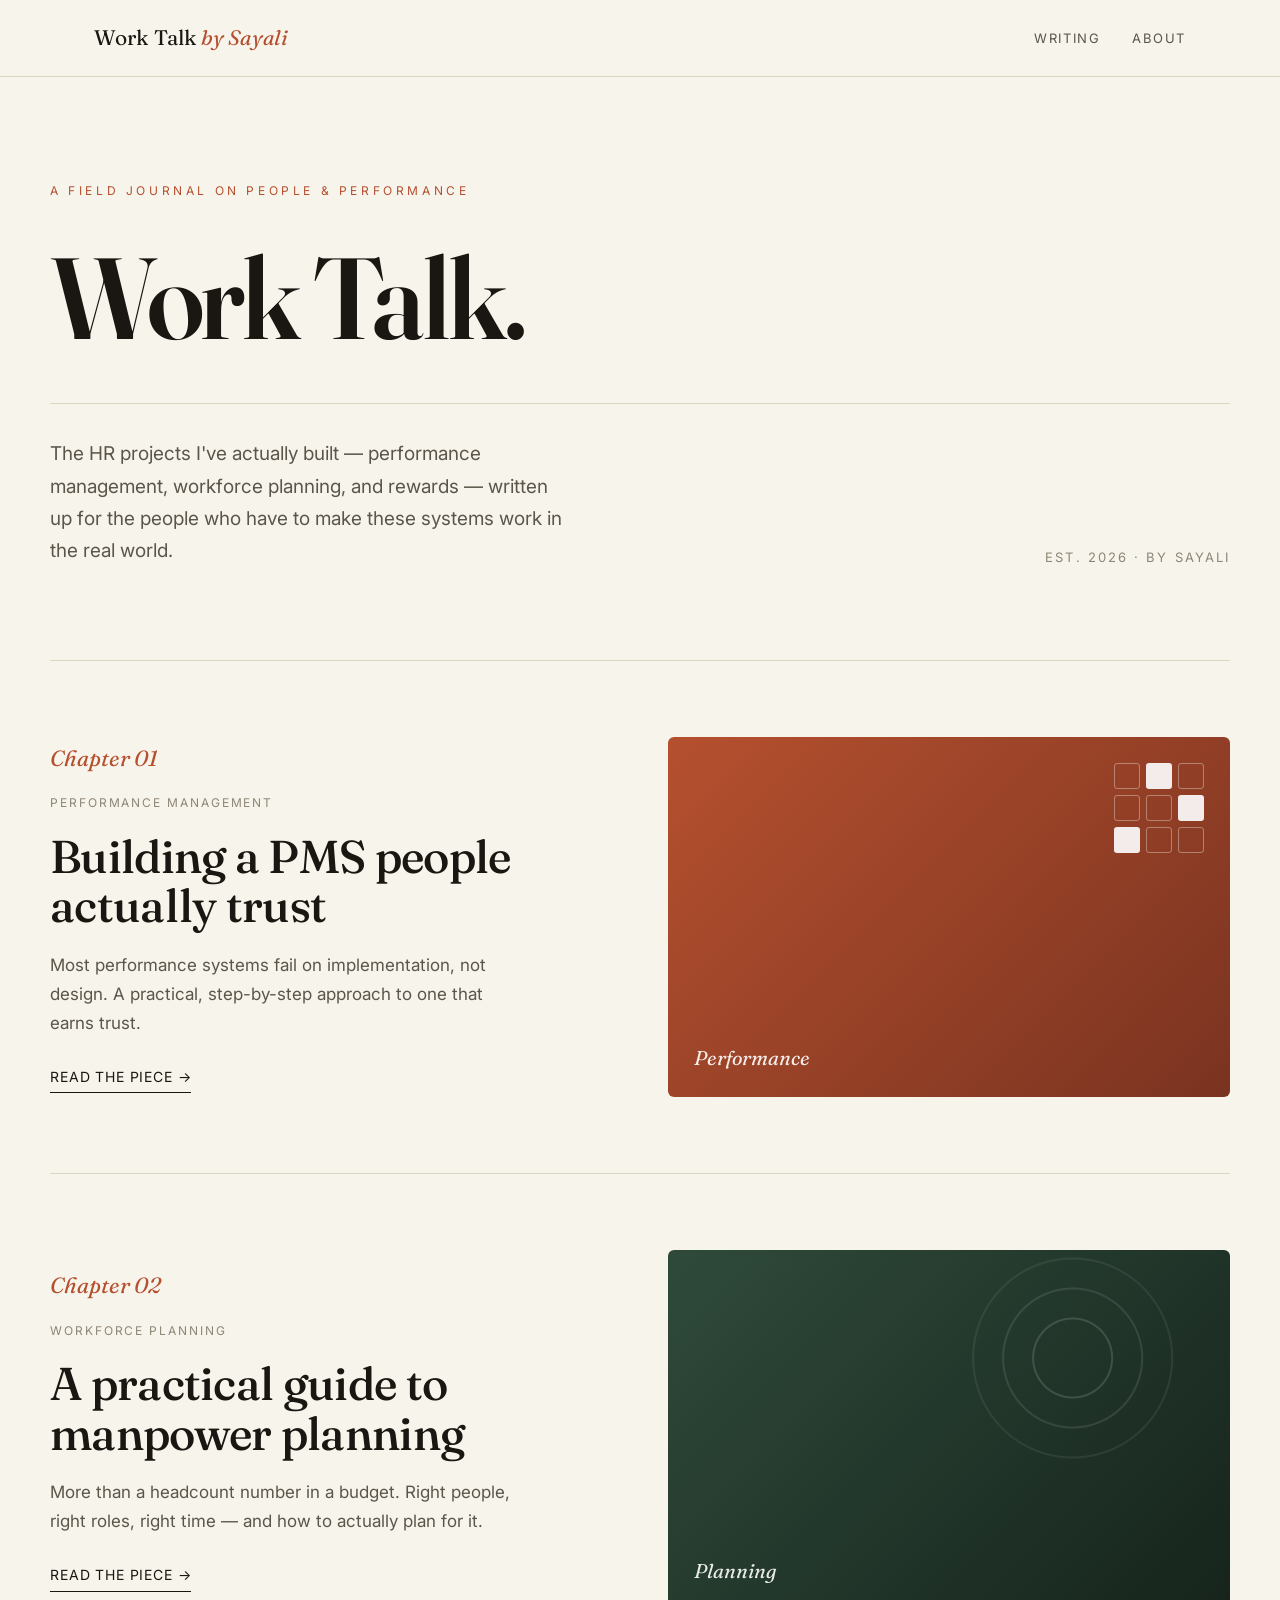
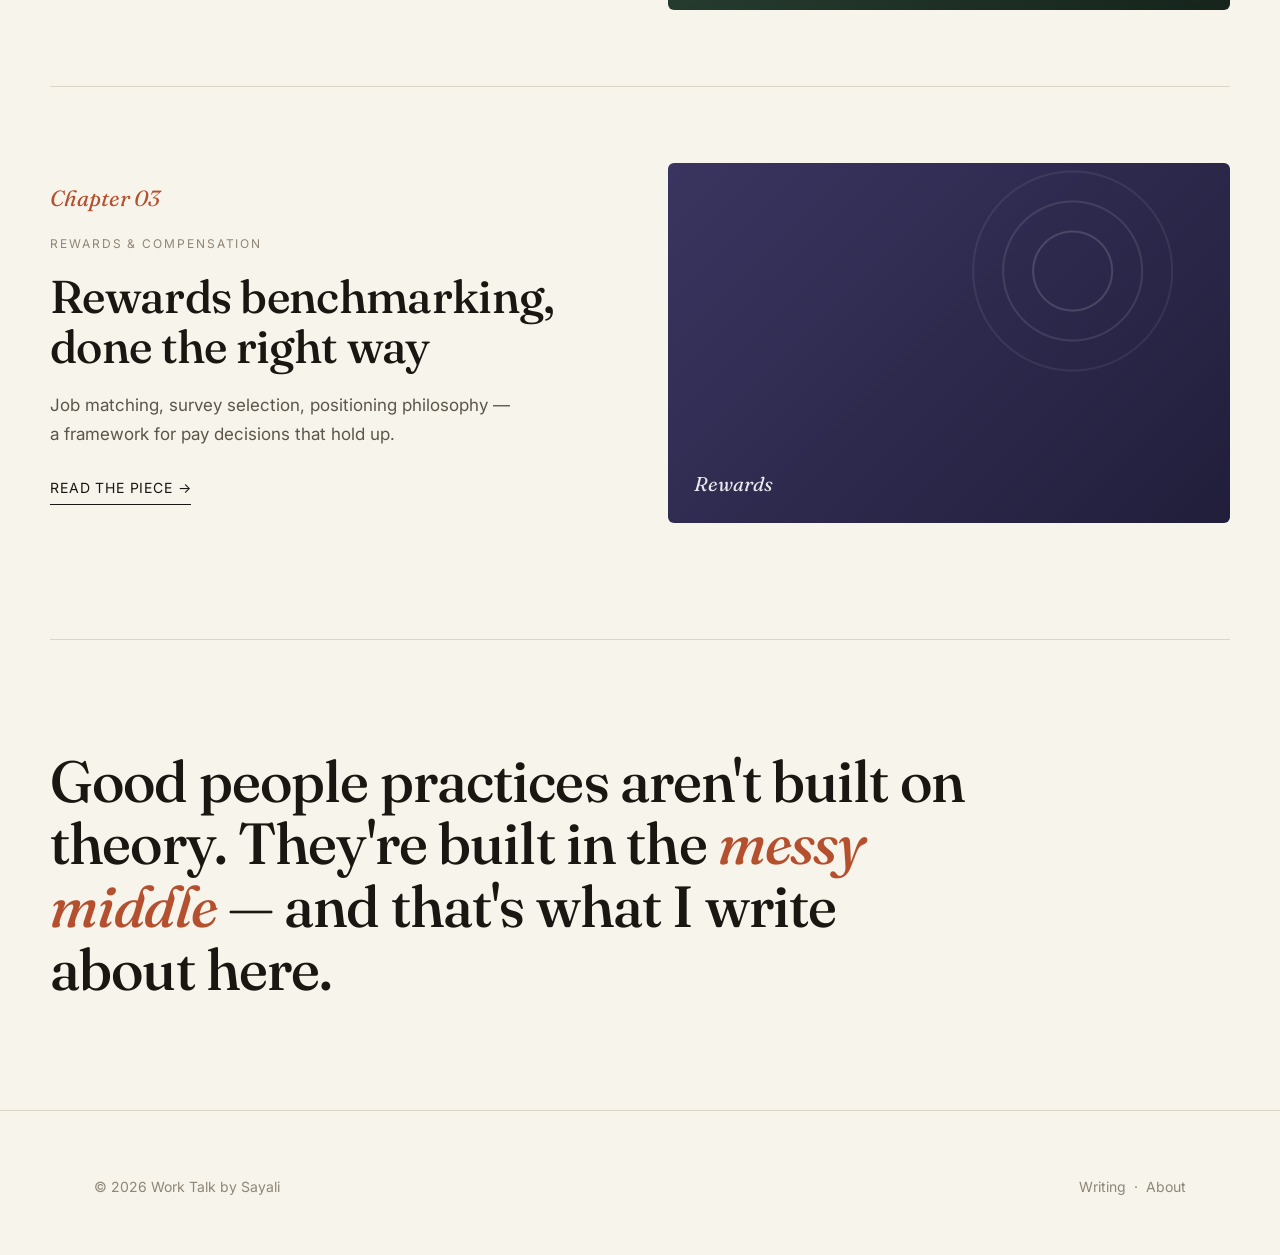
<file: index.html>
<!DOCTYPE html>
<html lang="en">
<head>
<meta charset="UTF-8">
<meta name="viewport" content="width=device-width, initial-scale=1.0">
<title>Work Talk by Sayali | People &amp; Performance</title>
<meta name="description" content="Field notes on real HR projects — performance management, workforce planning, and rewards — by Sayali.">
<link rel="preconnect" href="https://fonts.googleapis.com">
<link rel="preconnect" href="https://fonts.gstatic.com" crossorigin>
<link href="https://fonts.googleapis.com/css2?family=Fraunces:ital,opsz,wght@0,9..144,300..600;1,9..144,300..500&family=Inter:wght@400;500;600&display=swap" rel="stylesheet">
<link rel="stylesheet" href="css/style.css">
</head>
<body>

<header class="site-header">
  <div class="nav">
    <a class="brand" href="index.html">Work Talk <em>by Sayali</em></a>
    <button class="nav-toggle" aria-label="Toggle menu" onclick="document.getElementById('menu').classList.toggle('open')">&#9776;</button>
    <ul id="menu">
      <li><a href="index.html#chapters">Writing</a></li>
      <li><a href="about.html">About</a></li>
    </ul>
  </div>
</header>

<section class="hero wrap">
  <div class="kicker">A field journal on people &amp; performance</div>
  <h1>Work&nbsp;Talk.</h1>
  <div class="sub">
    <p>The HR projects I've actually built — performance management, workforce planning, and rewards — written up for the people who have to make these systems work in the real world.</p>
    <span class="est">Est. 2026 · by Sayali</span>
  </div>
</section>

<section class="chapters wrap" id="chapters">

  <a class="chapter" href="posts/pms-process.html">
    <div class="lead">
      <div class="no">Chapter 01</div>
      <div class="cat">Performance Management</div>
      <h2>Building a PMS people actually trust</h2>
      <p>Most performance systems fail on implementation, not design. A practical, step-by-step approach to one that earns trust.</p>
      <span class="go">Read the piece →</span>
    </div>
    <div class="art art-1">
      <div class="g9"><i></i><i class="on"></i><i></i><i></i><i></i><i class="on"></i><i class="on"></i><i></i><i></i></div>
      <div class="lbl">Performance</div>
    </div>
  </a>

  <a class="chapter" href="posts/manpower-planning.html">
    <div class="lead">
      <div class="no">Chapter 02</div>
      <div class="cat">Workforce Planning</div>
      <h2>A practical guide to manpower planning</h2>
      <p>More than a headcount number in a budget. Right people, right roles, right time — and how to actually plan for it.</p>
      <span class="go">Read the piece →</span>
    </div>
    <div class="art art-2">
      <div class="rings"></div>
      <div class="lbl">Planning</div>
    </div>
  </a>

  <a class="chapter" href="posts/rewards-benchmarking.html">
    <div class="lead">
      <div class="no">Chapter 03</div>
      <div class="cat">Rewards &amp; Compensation</div>
      <h2>Rewards benchmarking, done the right way</h2>
      <p>Job matching, survey selection, positioning philosophy — a framework for pay decisions that hold up.</p>
      <span class="go">Read the piece →</span>
    </div>
    <div class="art art-3">
      <div class="rings"></div>
      <div class="lbl">Rewards</div>
    </div>
  </a>

</section>

<section class="band wrap">
  <h2>Good people practices aren't built on theory. They're built in the <em>messy middle</em> — and that's what I write about here.</h2>
</section>

<footer class="site-footer">
  <div class="foot">
    <span>© 2026 Work Talk by Sayali</span>
    <span><a href="index.html#chapters">Writing</a> &nbsp;·&nbsp; <a href="about.html">About</a></span>
  </div>
</footer>

</body>
</html>
</file>
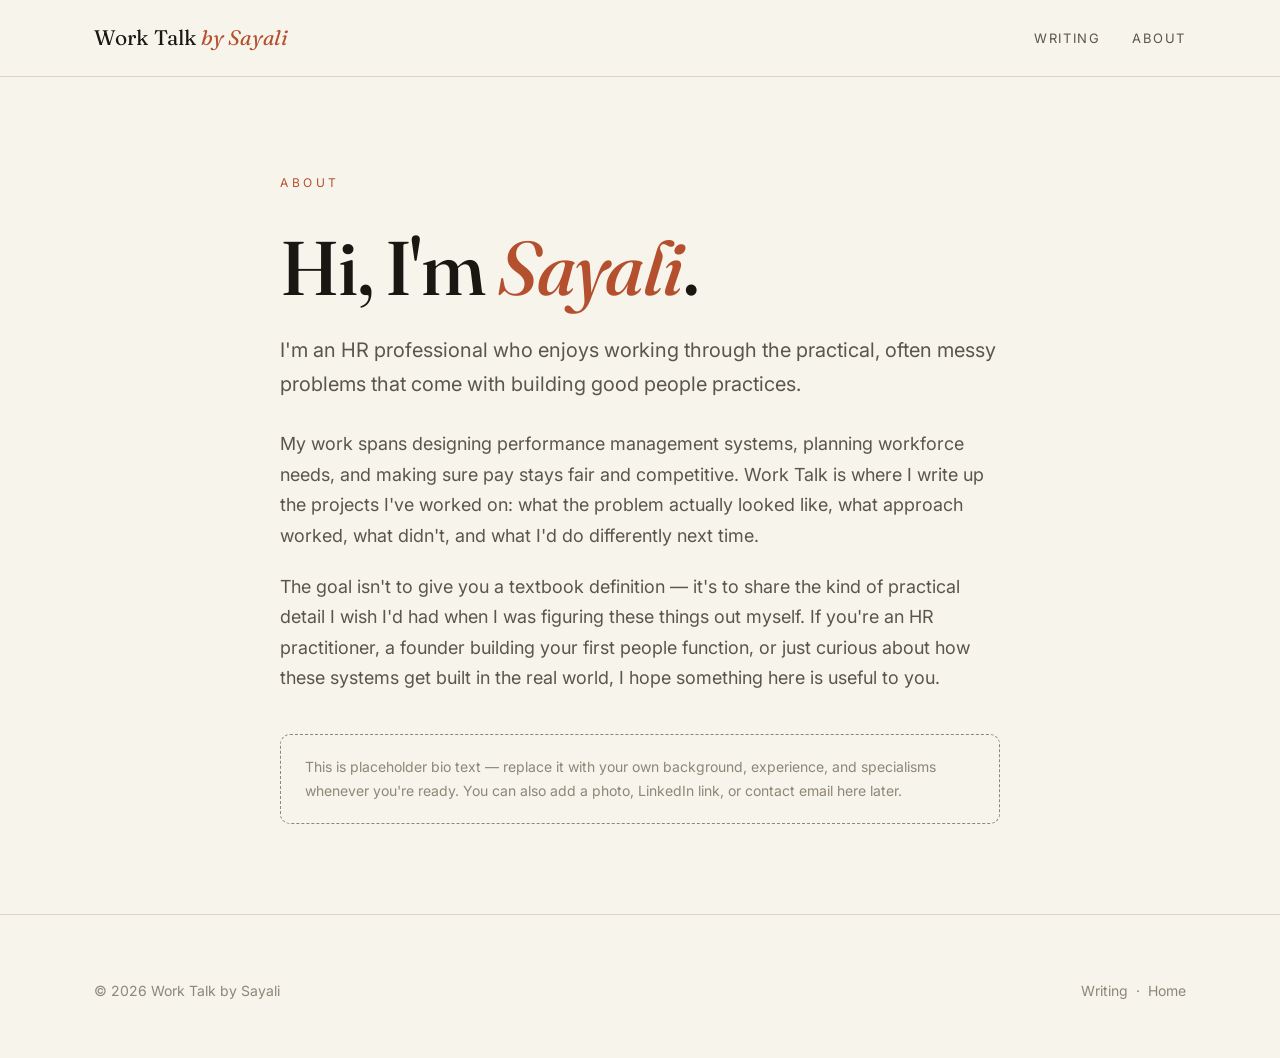
<file: about.html>
<!DOCTYPE html>
<html lang="en">
<head>
<meta charset="UTF-8">
<meta name="viewport" content="width=device-width, initial-scale=1.0">
<title>About | Work Talk by Sayali</title>
<link rel="preconnect" href="https://fonts.googleapis.com">
<link rel="preconnect" href="https://fonts.gstatic.com" crossorigin>
<link href="https://fonts.googleapis.com/css2?family=Fraunces:ital,opsz,wght@0,9..144,300..600;1,9..144,300..500&family=Inter:wght@400;500;600&display=swap" rel="stylesheet">
<link rel="stylesheet" href="css/style.css">
</head>
<body>

<header class="site-header">
  <div class="nav">
    <a class="brand" href="index.html">Work Talk <em>by Sayali</em></a>
    <button class="nav-toggle" aria-label="Toggle menu" onclick="document.getElementById('menu').classList.toggle('open')">&#9776;</button>
    <ul id="menu">
      <li><a href="index.html#chapters">Writing</a></li>
      <li><a href="about.html">About</a></li>
    </ul>
  </div>
</header>

<section class="about wrap">
  <div class="about-inner">
    <div class="kicker">About</div>
    <h1>Hi, I'm <em>Sayali</em>.</h1>
    <p class="lede">I'm an HR professional who enjoys working through the practical, often messy problems that come with building good people practices.</p>
    <p>My work spans designing performance management systems, planning workforce needs, and making sure pay stays fair and competitive. Work Talk is where I write up the projects I've worked on: what the problem actually looked like, what approach worked, what didn't, and what I'd do differently next time.</p>
    <p>The goal isn't to give you a textbook definition — it's to share the kind of practical detail I wish I'd had when I was figuring these things out myself. If you're an HR practitioner, a founder building your first people function, or just curious about how these systems get built in the real world, I hope something here is useful to you.</p>

    <div class="edit-note">
      This is placeholder bio text — replace it with your own background, experience, and specialisms whenever you're ready. You can also add a photo, LinkedIn link, or contact email here later.
    </div>
  </div>
</section>

<footer class="site-footer">
  <div class="foot">
    <span>© 2026 Work Talk by Sayali</span>
    <span><a href="index.html#chapters">Writing</a> &nbsp;·&nbsp; <a href="index.html">Home</a></span>
  </div>
</footer>

</body>
</html>
</file>
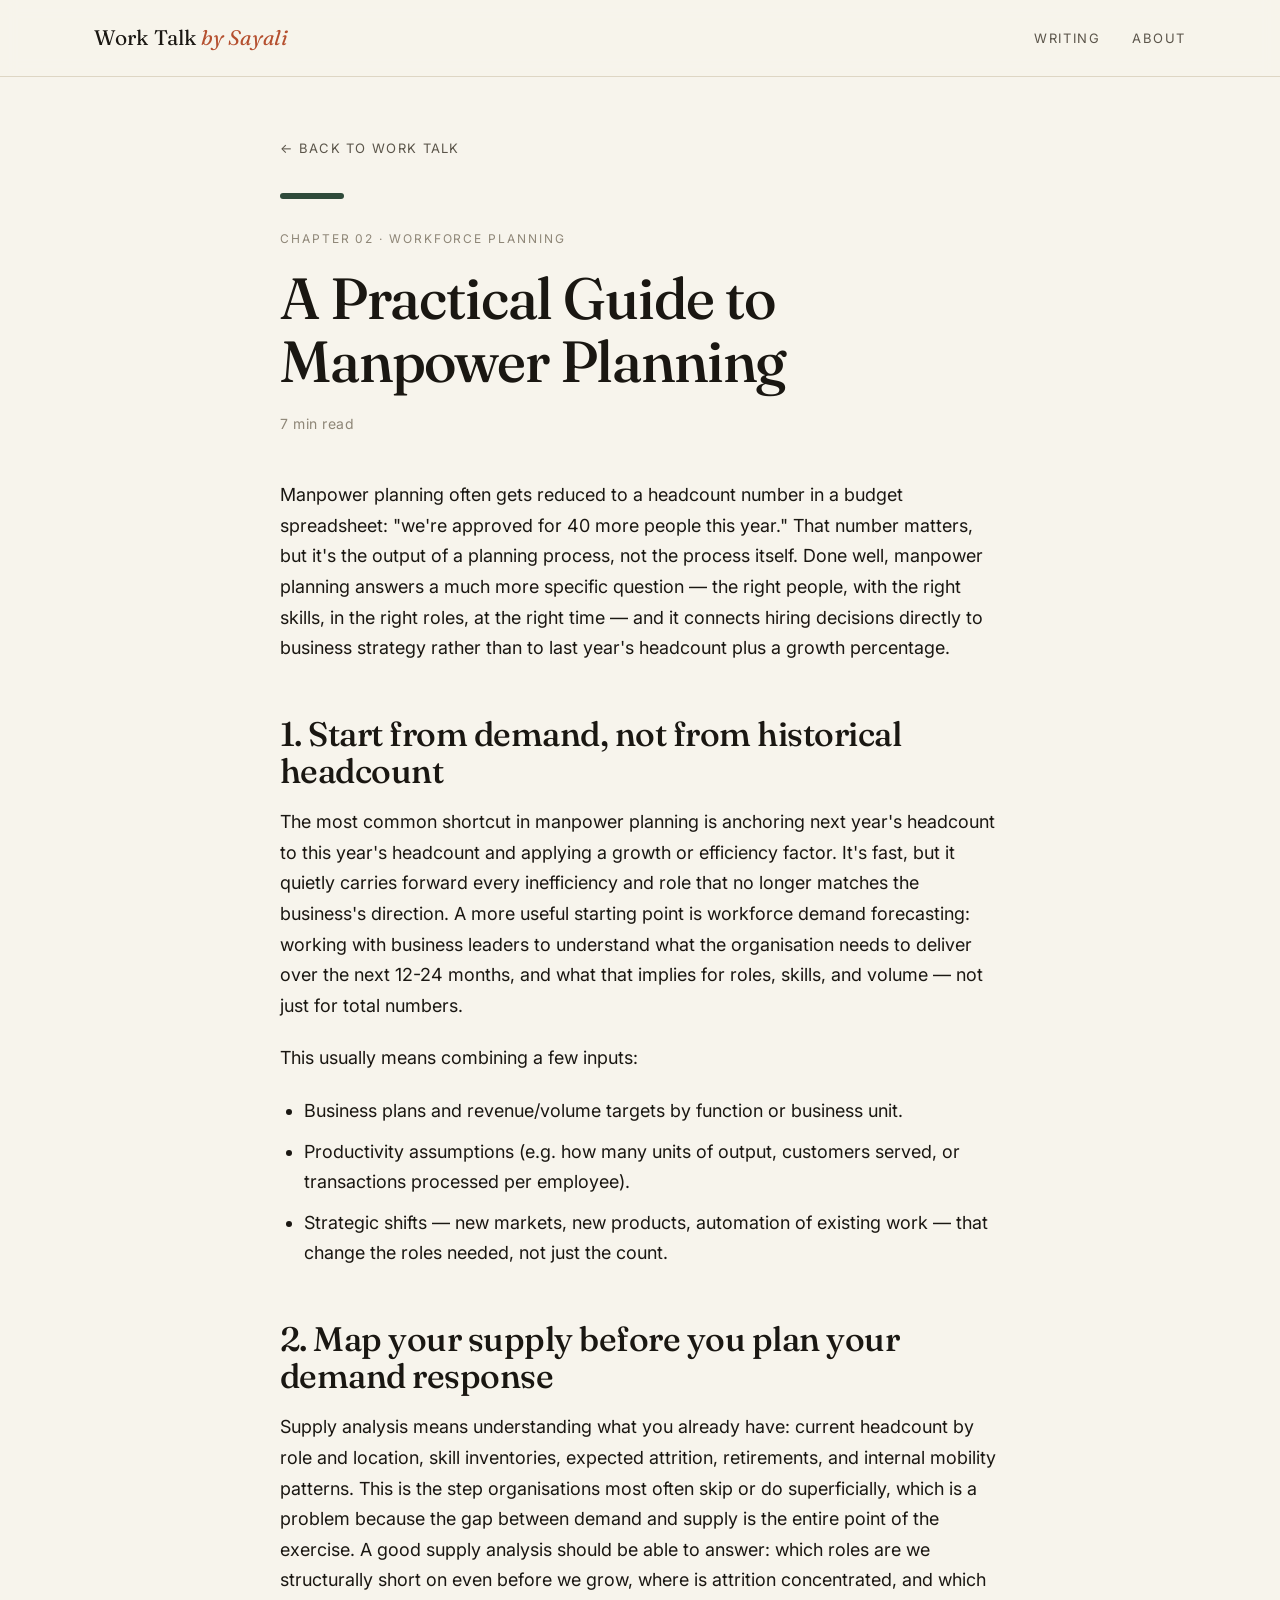
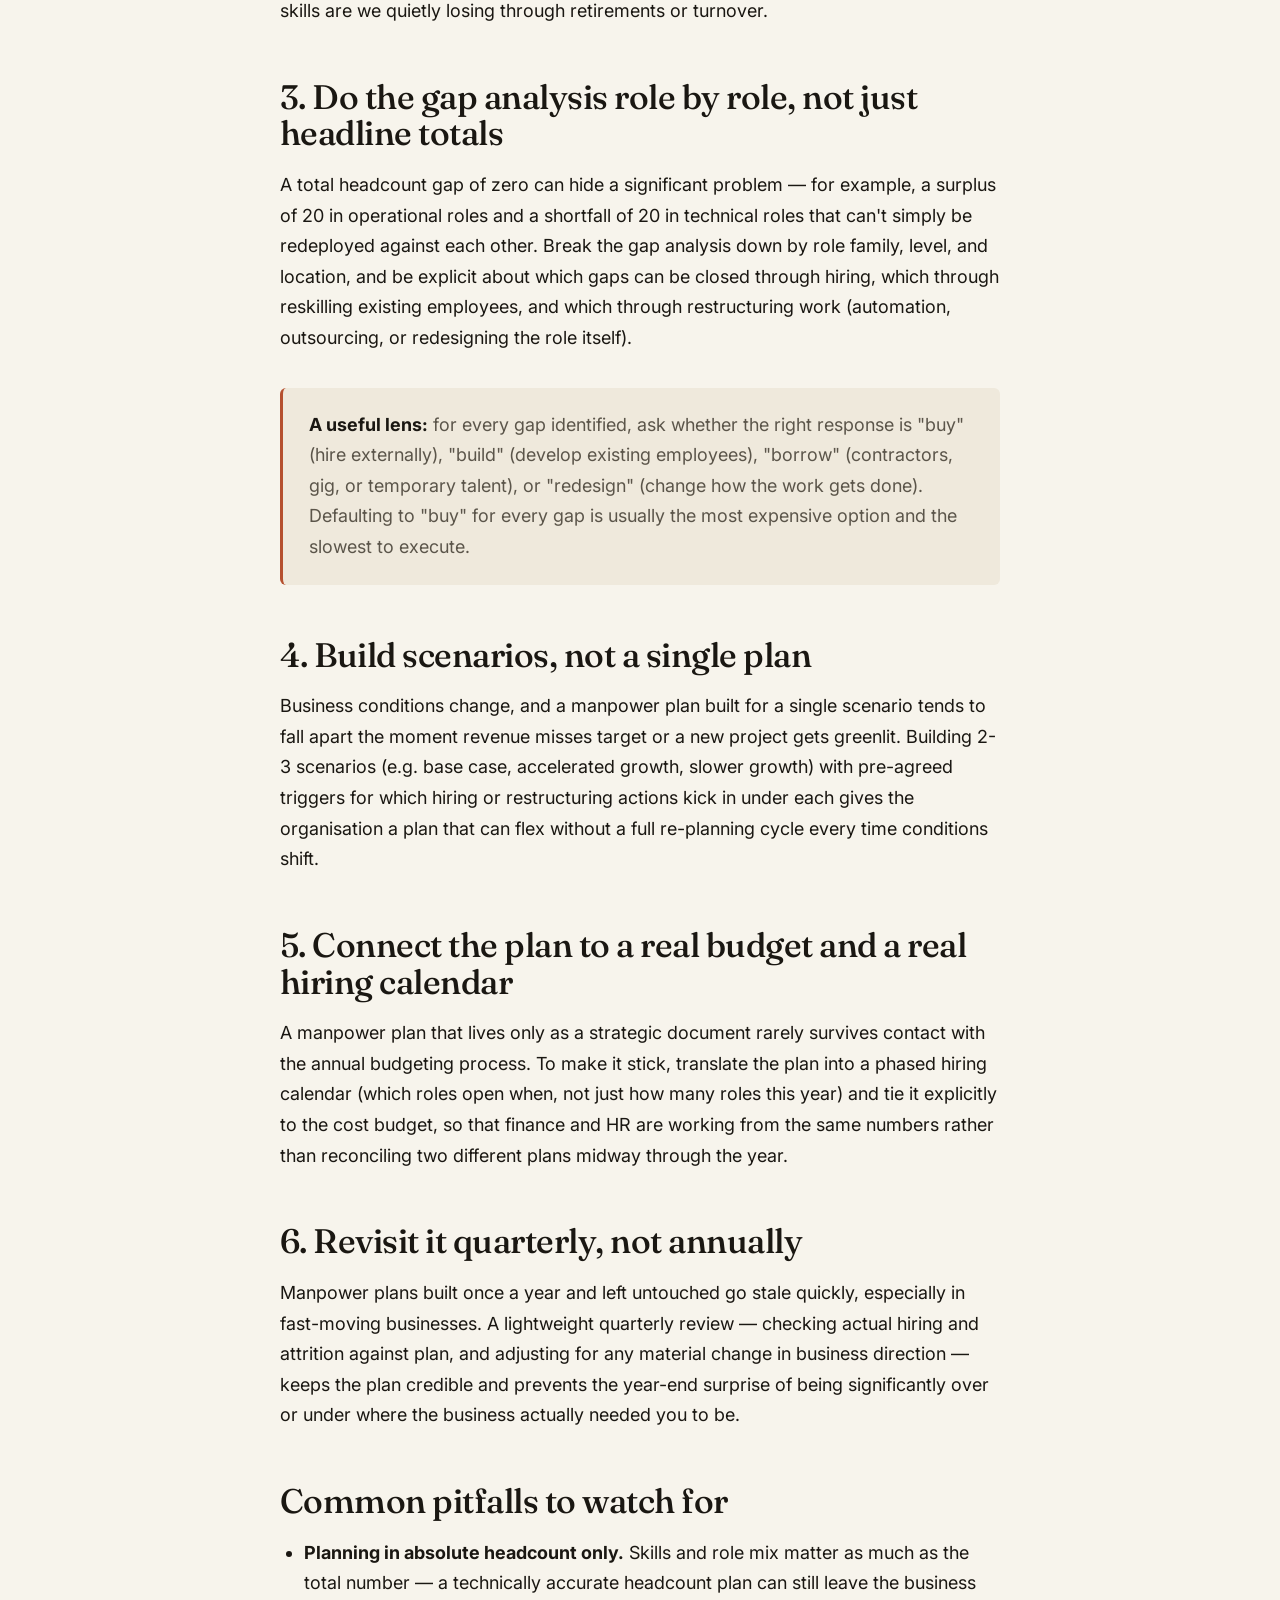
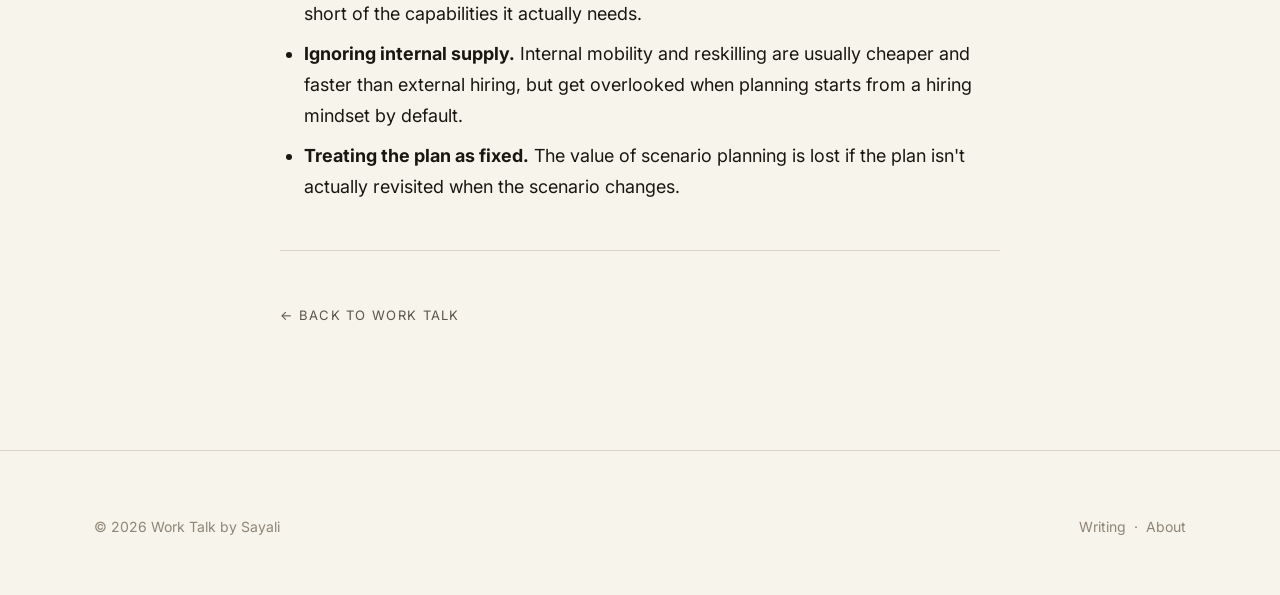
<file: posts/manpower-planning.html>
<!DOCTYPE html>
<html lang="en">
<head>
<meta charset="UTF-8">
<meta name="viewport" content="width=device-width, initial-scale=1.0">
<title>A Practical Guide to Manpower Planning | Work Talk by Sayali</title>
<link rel="preconnect" href="https://fonts.googleapis.com">
<link rel="preconnect" href="https://fonts.gstatic.com" crossorigin>
<link href="https://fonts.googleapis.com/css2?family=Fraunces:ital,opsz,wght@0,9..144,300..600;1,9..144,300..500&family=Inter:wght@400;500;600&display=swap" rel="stylesheet">
<link rel="stylesheet" href="../css/style.css">
</head>
<body>

<header class="site-header">
  <div class="nav">
    <a class="brand" href="../index.html">Work Talk <em>by Sayali</em></a>
    <button class="nav-toggle" aria-label="Toggle menu" onclick="document.getElementById('menu').classList.toggle('open')">&#9776;</button>
    <ul id="menu">
      <li><a href="../index.html#chapters">Writing</a></li>
      <li><a href="../about.html">About</a></li>
    </ul>
  </div>
</header>

<article class="post wrap">
  <div class="post-hero">
    <a class="back-link" href="../index.html">← Back to Work Talk</a>
    <div class="accent-bar accent-2"></div>
    <div class="cat">Chapter 02 · Workforce Planning</div>
    <h1>A Practical Guide to Manpower Planning</h1>
    <p class="meta">7 min read</p>
  </div>

  <div class="post-body">
    <p>Manpower planning often gets reduced to a headcount number in a budget spreadsheet: "we're approved for 40 more people this year." That number matters, but it's the output of a planning process, not the process itself. Done well, manpower planning answers a much more specific question — the right people, with the right skills, in the right roles, at the right time — and it connects hiring decisions directly to business strategy rather than to last year's headcount plus a growth percentage.</p>

    <h2>1. Start from demand, not from historical headcount</h2>
    <p>The most common shortcut in manpower planning is anchoring next year's headcount to this year's headcount and applying a growth or efficiency factor. It's fast, but it quietly carries forward every inefficiency and role that no longer matches the business's direction. A more useful starting point is workforce demand forecasting: working with business leaders to understand what the organisation needs to deliver over the next 12-24 months, and what that implies for roles, skills, and volume — not just for total numbers.</p>
    <p>This usually means combining a few inputs:</p>
    <ul>
      <li>Business plans and revenue/volume targets by function or business unit.</li>
      <li>Productivity assumptions (e.g. how many units of output, customers served, or transactions processed per employee).</li>
      <li>Strategic shifts — new markets, new products, automation of existing work — that change the roles needed, not just the count.</li>
    </ul>

    <h2>2. Map your supply before you plan your demand response</h2>
    <p>Supply analysis means understanding what you already have: current headcount by role and location, skill inventories, expected attrition, retirements, and internal mobility patterns. This is the step organisations most often skip or do superficially, which is a problem because the gap between demand and supply is the entire point of the exercise. A good supply analysis should be able to answer: which roles are we structurally short on even before we grow, where is attrition concentrated, and which skills are we quietly losing through retirements or turnover.</p>

    <h2>3. Do the gap analysis role by role, not just headline totals</h2>
    <p>A total headcount gap of zero can hide a significant problem — for example, a surplus of 20 in operational roles and a shortfall of 20 in technical roles that can't simply be redeployed against each other. Break the gap analysis down by role family, level, and location, and be explicit about which gaps can be closed through hiring, which through reskilling existing employees, and which through restructuring work (automation, outsourcing, or redesigning the role itself).</p>

    <div class="callout">
      <strong>A useful lens:</strong> for every gap identified, ask whether the right response is "buy" (hire externally), "build" (develop existing employees), "borrow" (contractors, gig, or temporary talent), or "redesign" (change how the work gets done). Defaulting to "buy" for every gap is usually the most expensive option and the slowest to execute.
    </div>

    <h2>4. Build scenarios, not a single plan</h2>
    <p>Business conditions change, and a manpower plan built for a single scenario tends to fall apart the moment revenue misses target or a new project gets greenlit. Building 2-3 scenarios (e.g. base case, accelerated growth, slower growth) with pre-agreed triggers for which hiring or restructuring actions kick in under each gives the organisation a plan that can flex without a full re-planning cycle every time conditions shift.</p>

    <h2>5. Connect the plan to a real budget and a real hiring calendar</h2>
    <p>A manpower plan that lives only as a strategic document rarely survives contact with the annual budgeting process. To make it stick, translate the plan into a phased hiring calendar (which roles open when, not just how many roles this year) and tie it explicitly to the cost budget, so that finance and HR are working from the same numbers rather than reconciling two different plans midway through the year.</p>

    <h2>6. Revisit it quarterly, not annually</h2>
    <p>Manpower plans built once a year and left untouched go stale quickly, especially in fast-moving businesses. A lightweight quarterly review — checking actual hiring and attrition against plan, and adjusting for any material change in business direction — keeps the plan credible and prevents the year-end surprise of being significantly over or under where the business actually needed you to be.</p>

    <h2>Common pitfalls to watch for</h2>
    <ul>
      <li><strong>Planning in absolute headcount only.</strong> Skills and role mix matter as much as the total number — a technically accurate headcount plan can still leave the business short of the capabilities it actually needs.</li>
      <li><strong>Ignoring internal supply.</strong> Internal mobility and reskilling are usually cheaper and faster than external hiring, but get overlooked when planning starts from a hiring mindset by default.</li>
      <li><strong>Treating the plan as fixed.</strong> The value of scenario planning is lost if the plan isn't actually revisited when the scenario changes.</li>
    </ul>

    <hr class="divider">
    <a class="back-link" href="../index.html">← Back to Work Talk</a>
  </div>
</article>

<footer class="site-footer">
  <div class="foot">
    <span>© 2026 Work Talk by Sayali</span>
    <span><a href="../index.html#chapters">Writing</a> &nbsp;·&nbsp; <a href="../about.html">About</a></span>
  </div>
</footer>

</body>
</html>
</file>
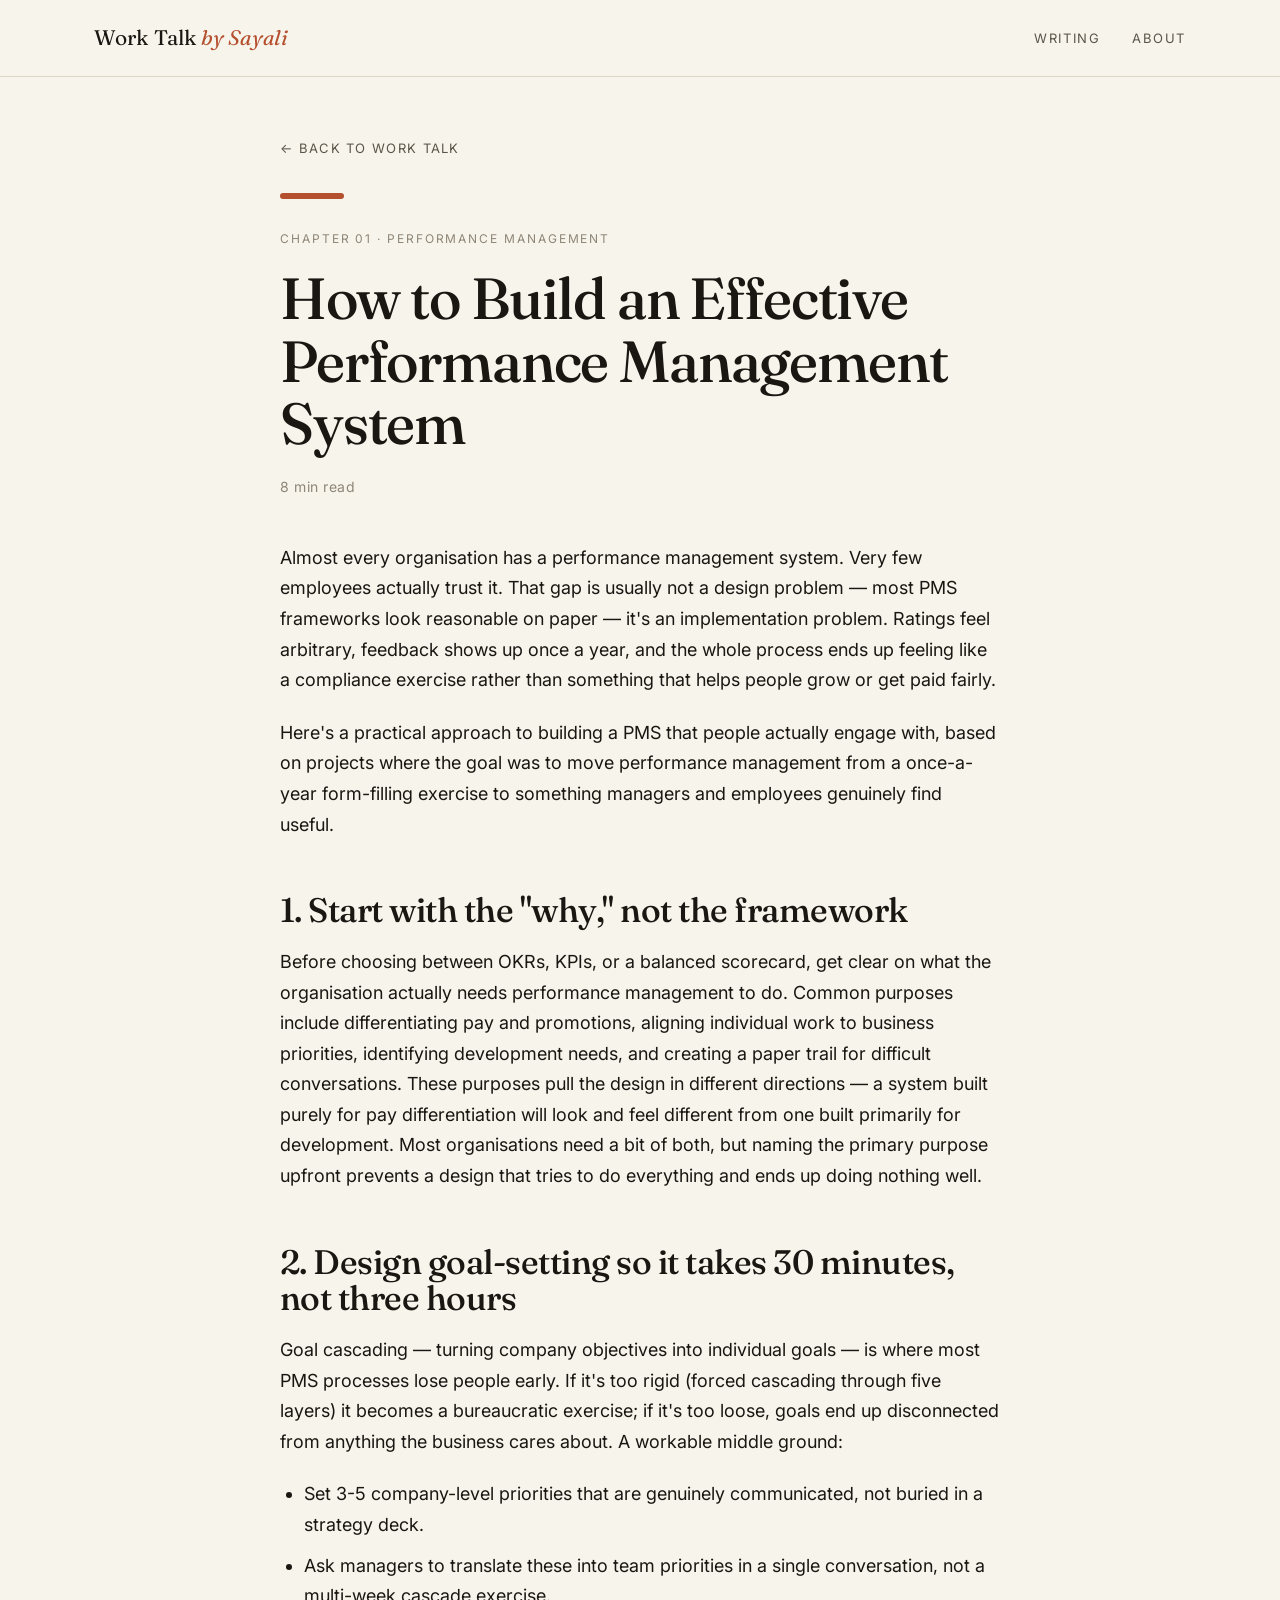
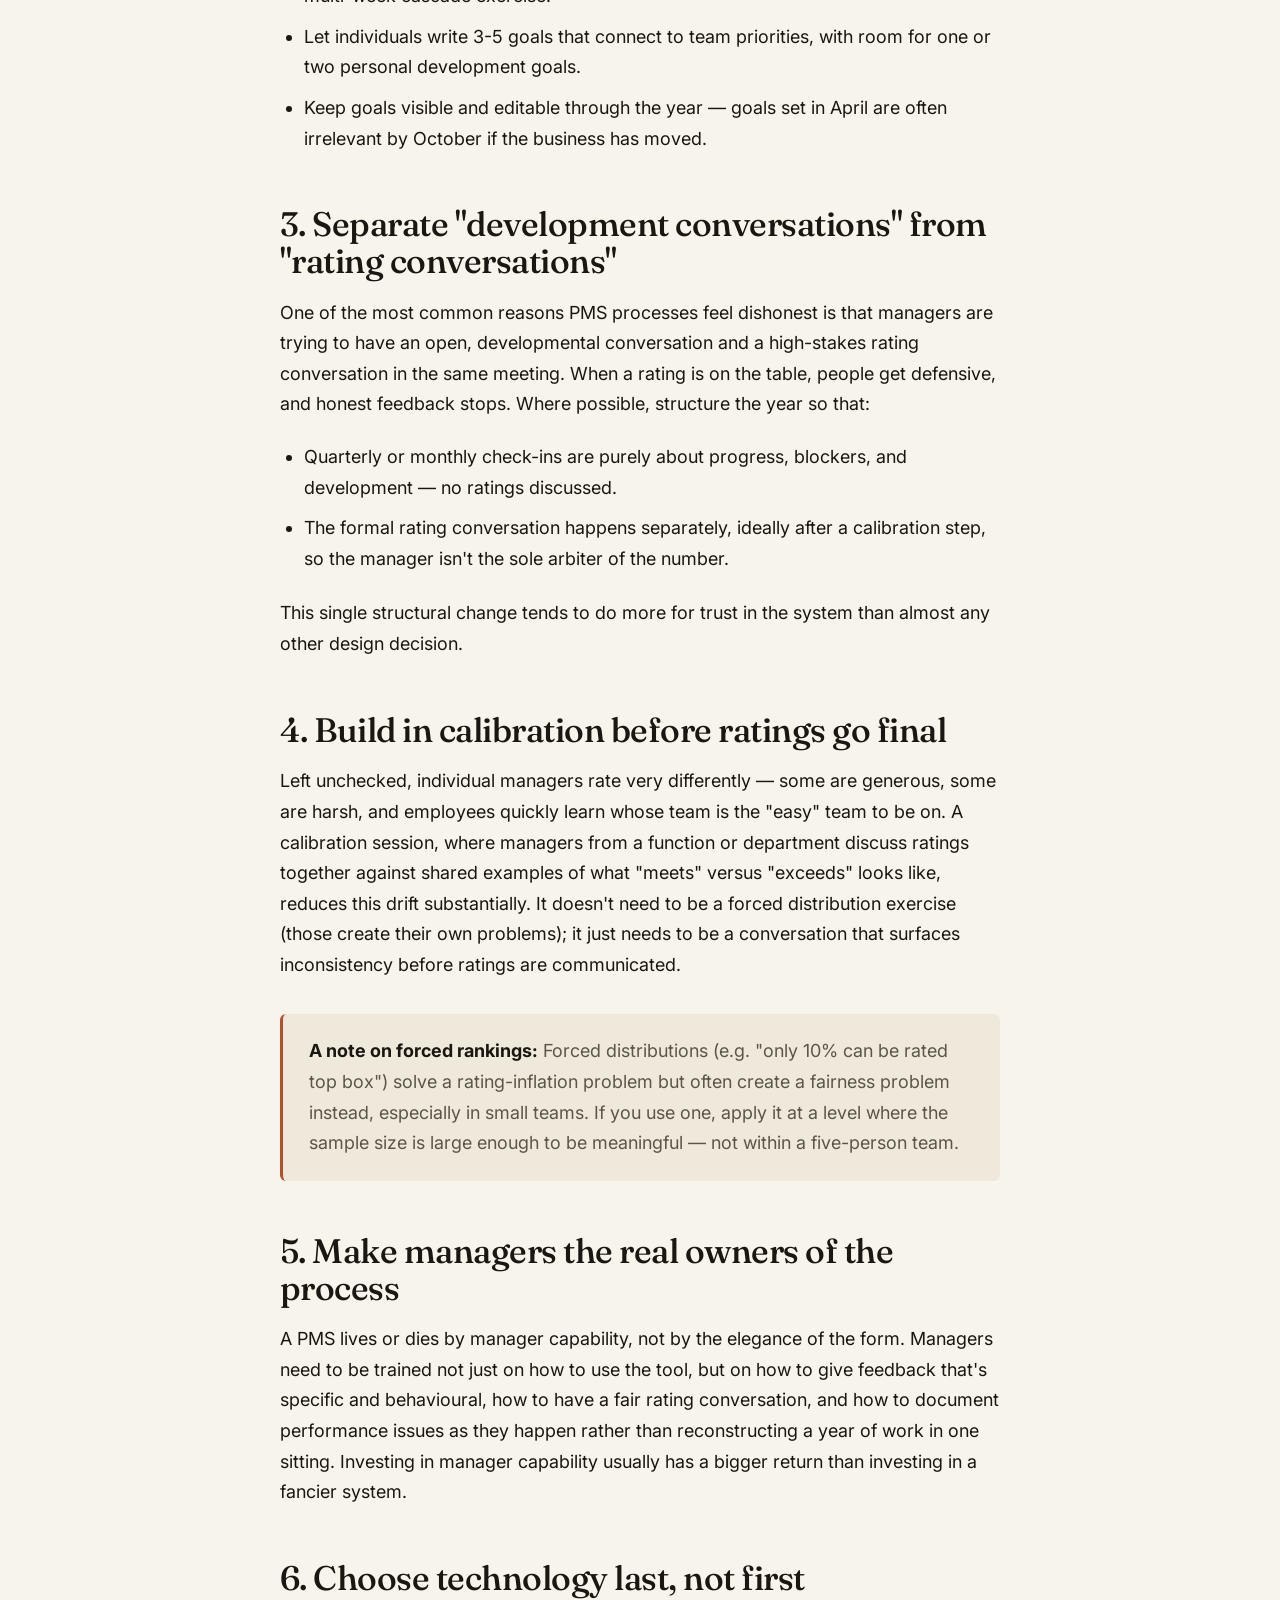
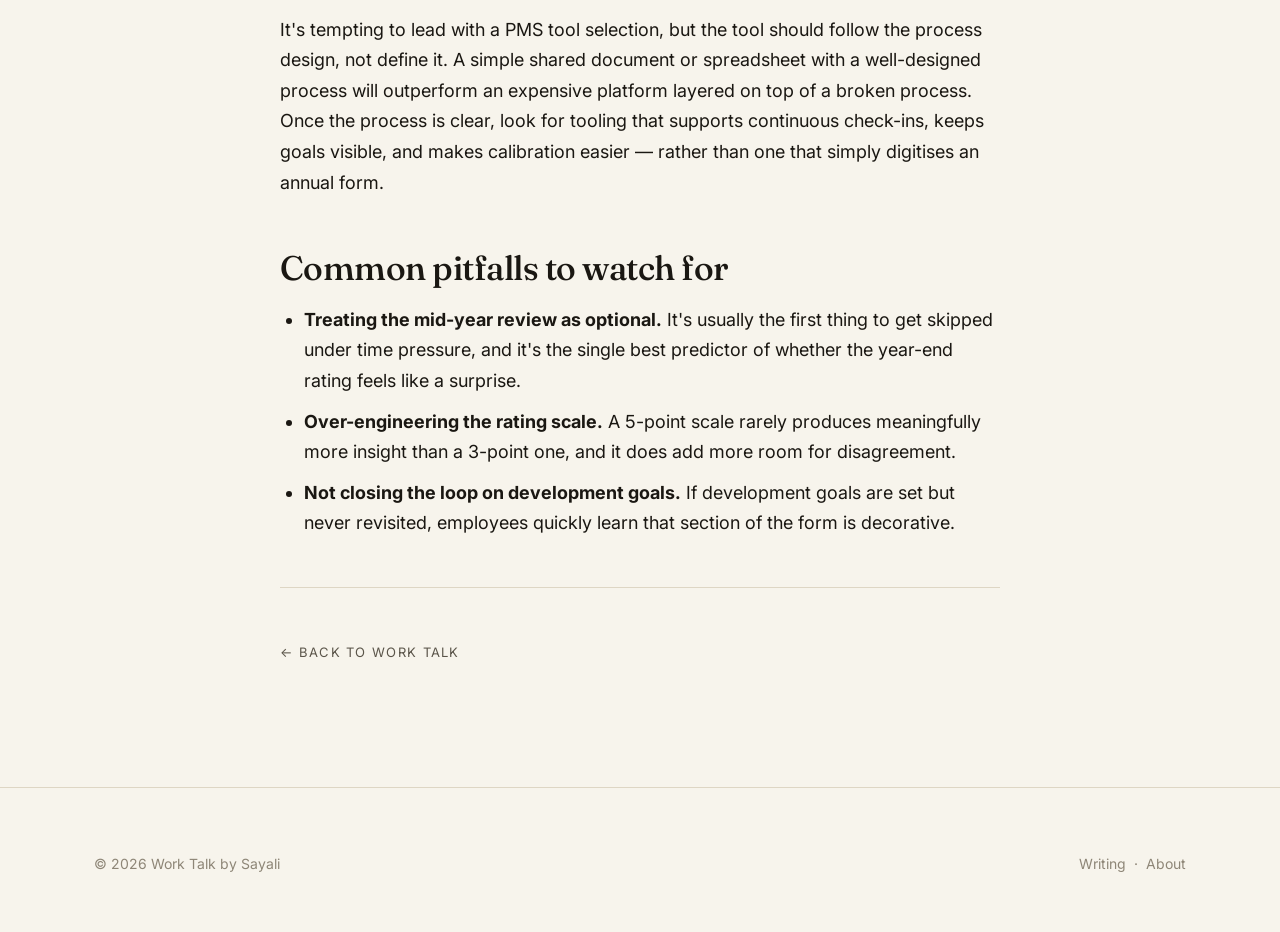
<file: posts/pms-process.html>
<!DOCTYPE html>
<html lang="en">
<head>
<meta charset="UTF-8">
<meta name="viewport" content="width=device-width, initial-scale=1.0">
<title>How to Build an Effective Performance Management System (PMS) | Work Talk by Sayali</title>
<link rel="preconnect" href="https://fonts.googleapis.com">
<link rel="preconnect" href="https://fonts.gstatic.com" crossorigin>
<link href="https://fonts.googleapis.com/css2?family=Fraunces:ital,opsz,wght@0,9..144,300..600;1,9..144,300..500&family=Inter:wght@400;500;600&display=swap" rel="stylesheet">
<link rel="stylesheet" href="../css/style.css">
</head>
<body>

<header class="site-header">
  <div class="nav">
    <a class="brand" href="../index.html">Work Talk <em>by Sayali</em></a>
    <button class="nav-toggle" aria-label="Toggle menu" onclick="document.getElementById('menu').classList.toggle('open')">&#9776;</button>
    <ul id="menu">
      <li><a href="../index.html#chapters">Writing</a></li>
      <li><a href="../about.html">About</a></li>
    </ul>
  </div>
</header>

<article class="post wrap">
  <div class="post-hero">
    <a class="back-link" href="../index.html">← Back to Work Talk</a>
    <div class="accent-bar accent-1"></div>
    <div class="cat">Chapter 01 · Performance Management</div>
    <h1>How to Build an Effective Performance Management System</h1>
    <p class="meta">8 min read</p>
  </div>

  <div class="post-body">
    <p>Almost every organisation has a performance management system. Very few employees actually trust it. That gap is usually not a design problem — most PMS frameworks look reasonable on paper — it's an implementation problem. Ratings feel arbitrary, feedback shows up once a year, and the whole process ends up feeling like a compliance exercise rather than something that helps people grow or get paid fairly.</p>

    <p>Here's a practical approach to building a PMS that people actually engage with, based on projects where the goal was to move performance management from a once-a-year form-filling exercise to something managers and employees genuinely find useful.</p>

    <h2>1. Start with the "why," not the framework</h2>
    <p>Before choosing between OKRs, KPIs, or a balanced scorecard, get clear on what the organisation actually needs performance management to do. Common purposes include differentiating pay and promotions, aligning individual work to business priorities, identifying development needs, and creating a paper trail for difficult conversations. These purposes pull the design in different directions — a system built purely for pay differentiation will look and feel different from one built primarily for development. Most organisations need a bit of both, but naming the primary purpose upfront prevents a design that tries to do everything and ends up doing nothing well.</p>

    <h2>2. Design goal-setting so it takes 30 minutes, not three hours</h2>
    <p>Goal cascading — turning company objectives into individual goals — is where most PMS processes lose people early. If it's too rigid (forced cascading through five layers) it becomes a bureaucratic exercise; if it's too loose, goals end up disconnected from anything the business cares about. A workable middle ground:</p>
    <ul>
      <li>Set 3-5 company-level priorities that are genuinely communicated, not buried in a strategy deck.</li>
      <li>Ask managers to translate these into team priorities in a single conversation, not a multi-week cascade exercise.</li>
      <li>Let individuals write 3-5 goals that connect to team priorities, with room for one or two personal development goals.</li>
      <li>Keep goals visible and editable through the year — goals set in April are often irrelevant by October if the business has moved.</li>
    </ul>

    <h2>3. Separate "development conversations" from "rating conversations"</h2>
    <p>One of the most common reasons PMS processes feel dishonest is that managers are trying to have an open, developmental conversation and a high-stakes rating conversation in the same meeting. When a rating is on the table, people get defensive, and honest feedback stops. Where possible, structure the year so that:</p>
    <ul>
      <li>Quarterly or monthly check-ins are purely about progress, blockers, and development — no ratings discussed.</li>
      <li>The formal rating conversation happens separately, ideally after a calibration step, so the manager isn't the sole arbiter of the number.</li>
    </ul>
    <p>This single structural change tends to do more for trust in the system than almost any other design decision.</p>

    <h2>4. Build in calibration before ratings go final</h2>
    <p>Left unchecked, individual managers rate very differently — some are generous, some are harsh, and employees quickly learn whose team is the "easy" team to be on. A calibration session, where managers from a function or department discuss ratings together against shared examples of what "meets" versus "exceeds" looks like, reduces this drift substantially. It doesn't need to be a forced distribution exercise (those create their own problems); it just needs to be a conversation that surfaces inconsistency before ratings are communicated.</p>

    <div class="callout">
      <strong>A note on forced rankings:</strong> Forced distributions (e.g. "only 10% can be rated top box") solve a rating-inflation problem but often create a fairness problem instead, especially in small teams. If you use one, apply it at a level where the sample size is large enough to be meaningful — not within a five-person team.
    </div>

    <h2>5. Make managers the real owners of the process</h2>
    <p>A PMS lives or dies by manager capability, not by the elegance of the form. Managers need to be trained not just on how to use the tool, but on how to give feedback that's specific and behavioural, how to have a fair rating conversation, and how to document performance issues as they happen rather than reconstructing a year of work in one sitting. Investing in manager capability usually has a bigger return than investing in a fancier system.</p>

    <h2>6. Choose technology last, not first</h2>
    <p>It's tempting to lead with a PMS tool selection, but the tool should follow the process design, not define it. A simple shared document or spreadsheet with a well-designed process will outperform an expensive platform layered on top of a broken process. Once the process is clear, look for tooling that supports continuous check-ins, keeps goals visible, and makes calibration easier — rather than one that simply digitises an annual form.</p>

    <h2>Common pitfalls to watch for</h2>
    <ul>
      <li><strong>Treating the mid-year review as optional.</strong> It's usually the first thing to get skipped under time pressure, and it's the single best predictor of whether the year-end rating feels like a surprise.</li>
      <li><strong>Over-engineering the rating scale.</strong> A 5-point scale rarely produces meaningfully more insight than a 3-point one, and it does add more room for disagreement.</li>
      <li><strong>Not closing the loop on development goals.</strong> If development goals are set but never revisited, employees quickly learn that section of the form is decorative.</li>
    </ul>

    <hr class="divider">
    <a class="back-link" href="../index.html">← Back to Work Talk</a>
  </div>
</article>

<footer class="site-footer">
  <div class="foot">
    <span>© 2026 Work Talk by Sayali</span>
    <span><a href="../index.html#chapters">Writing</a> &nbsp;·&nbsp; <a href="../about.html">About</a></span>
  </div>
</footer>

</body>
</html>
</file>
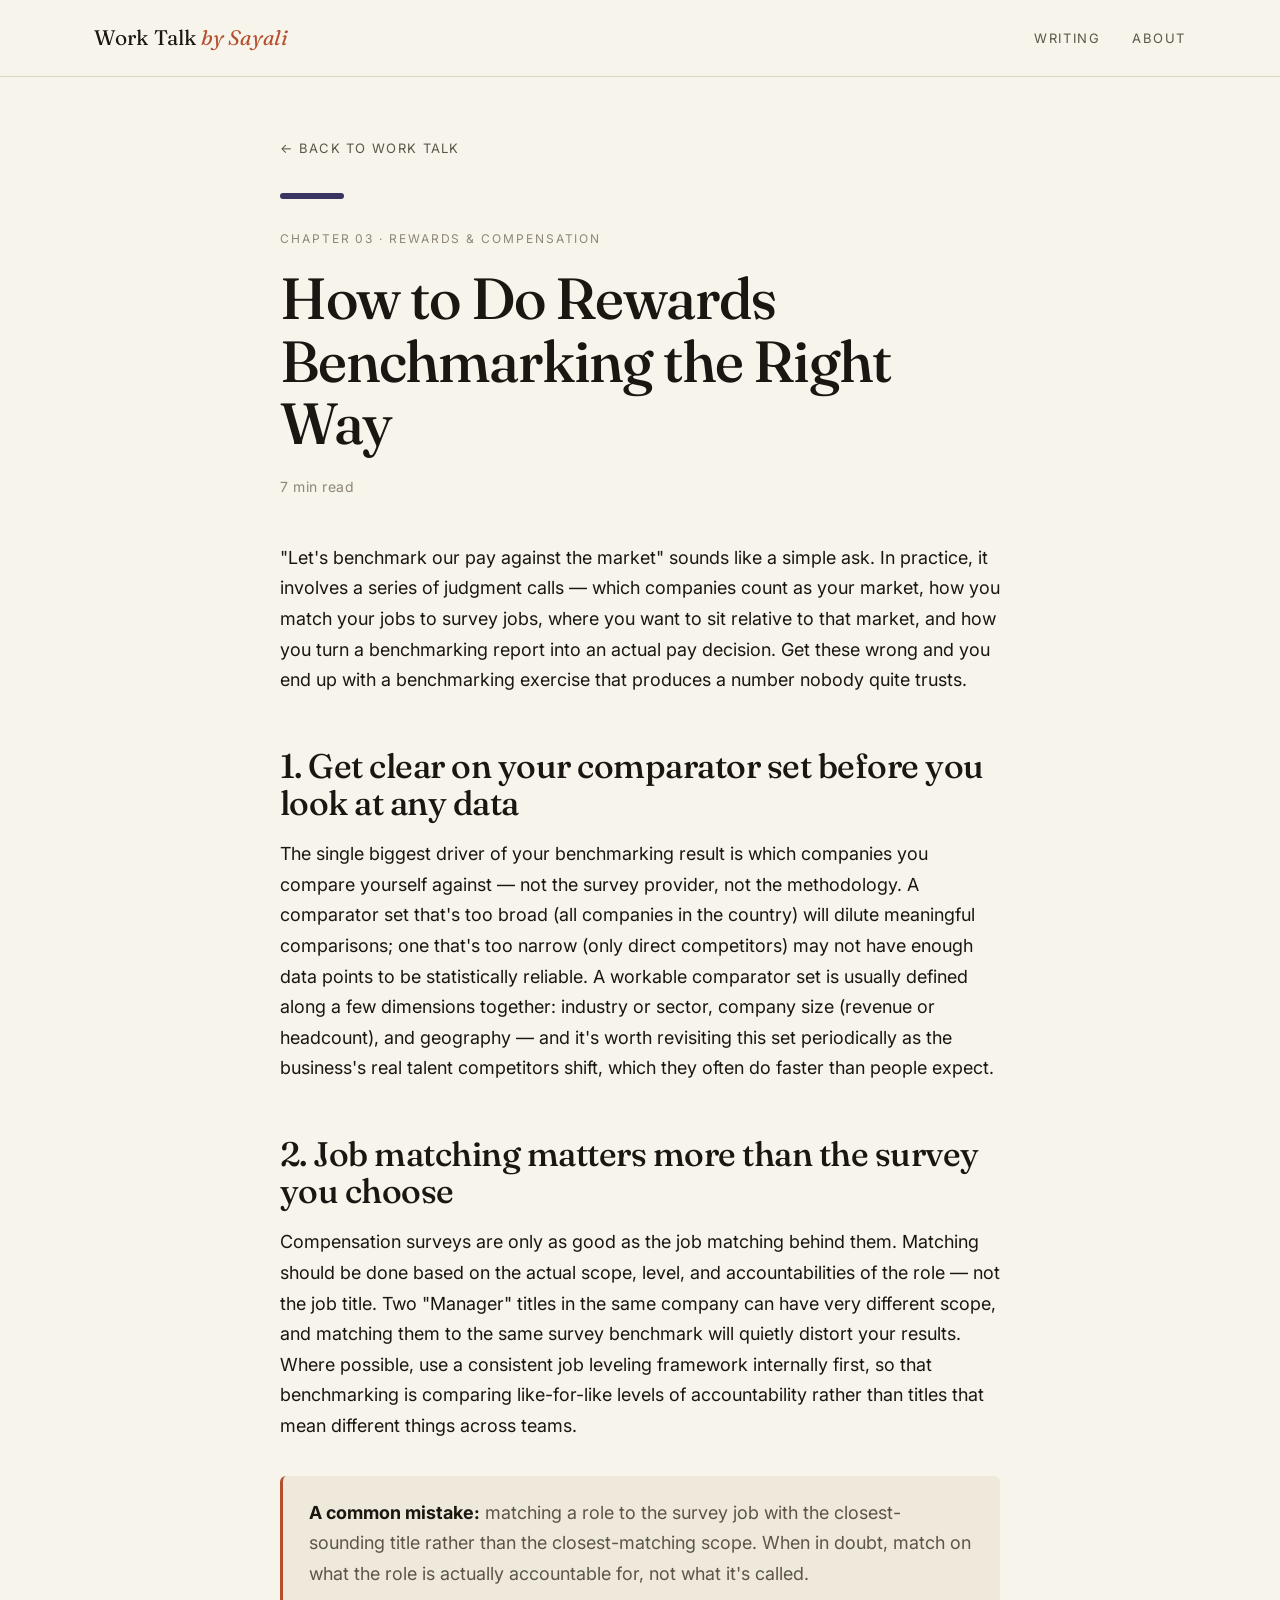
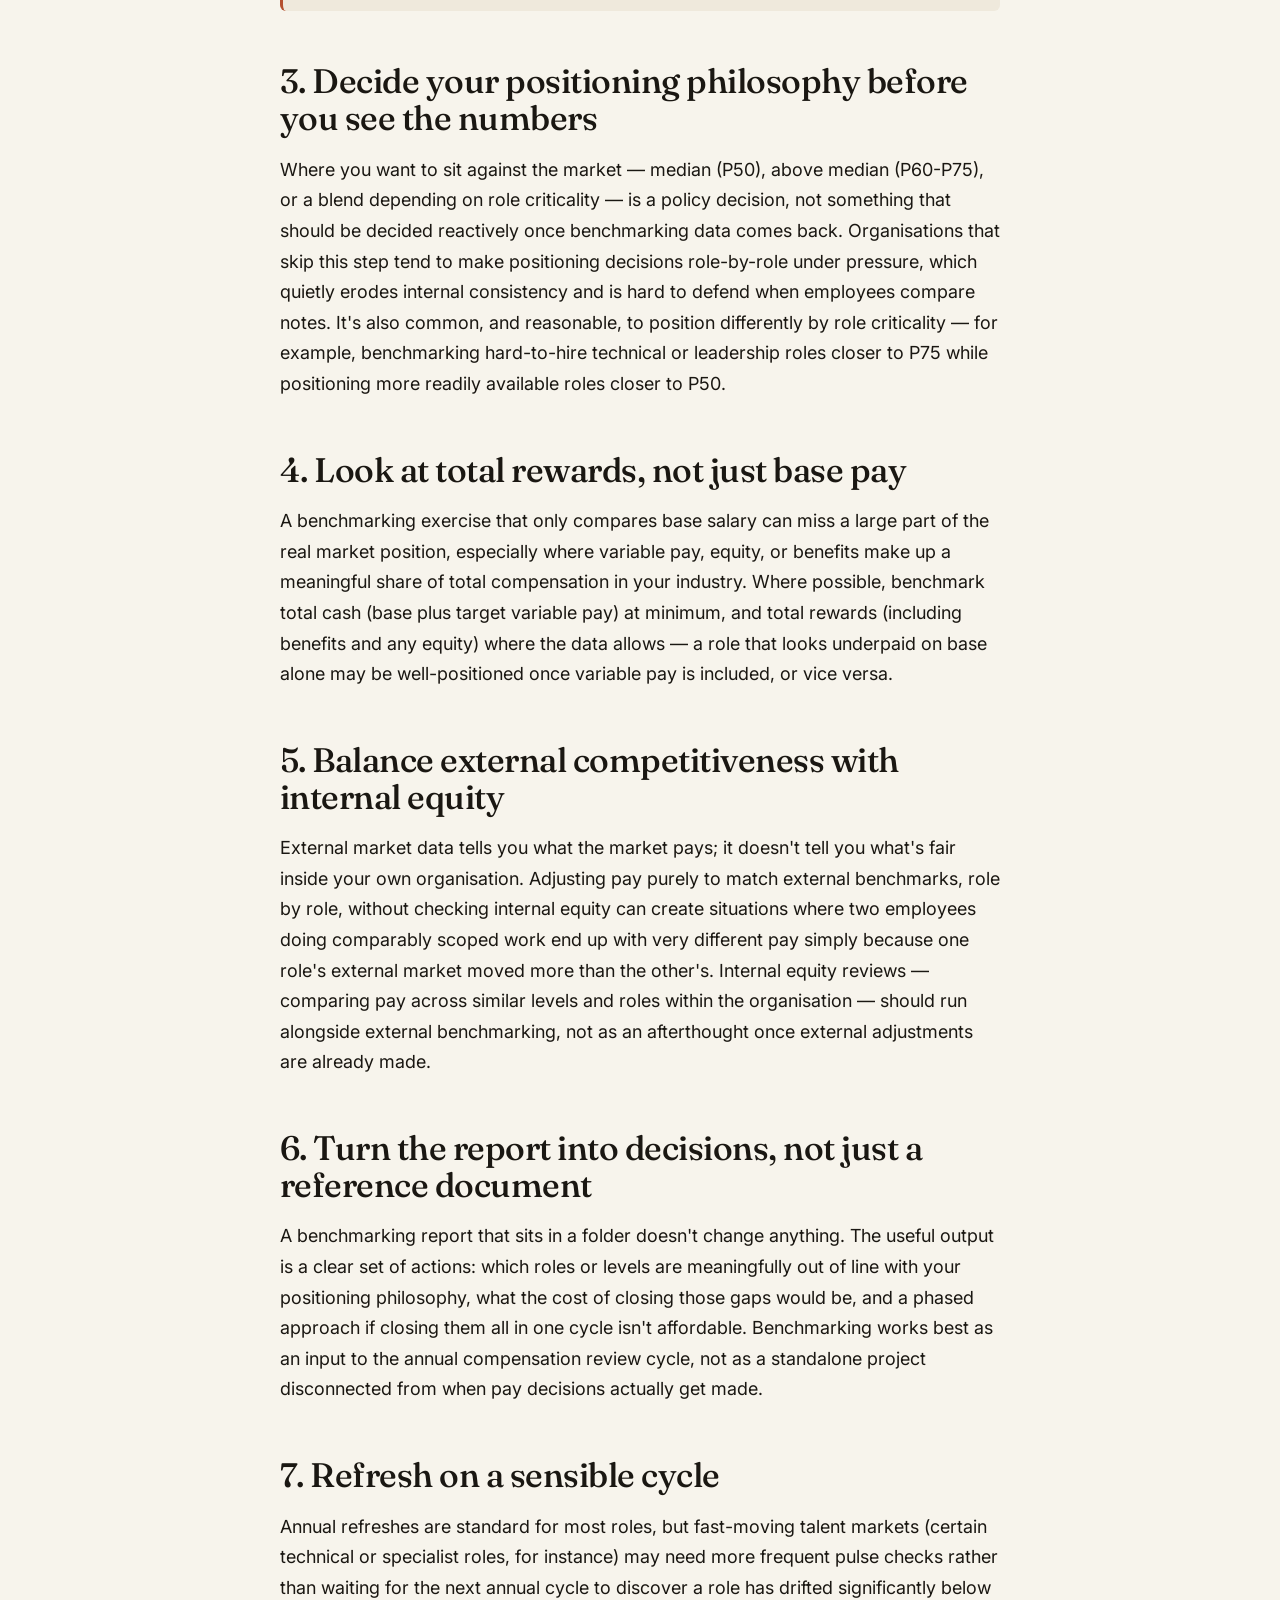
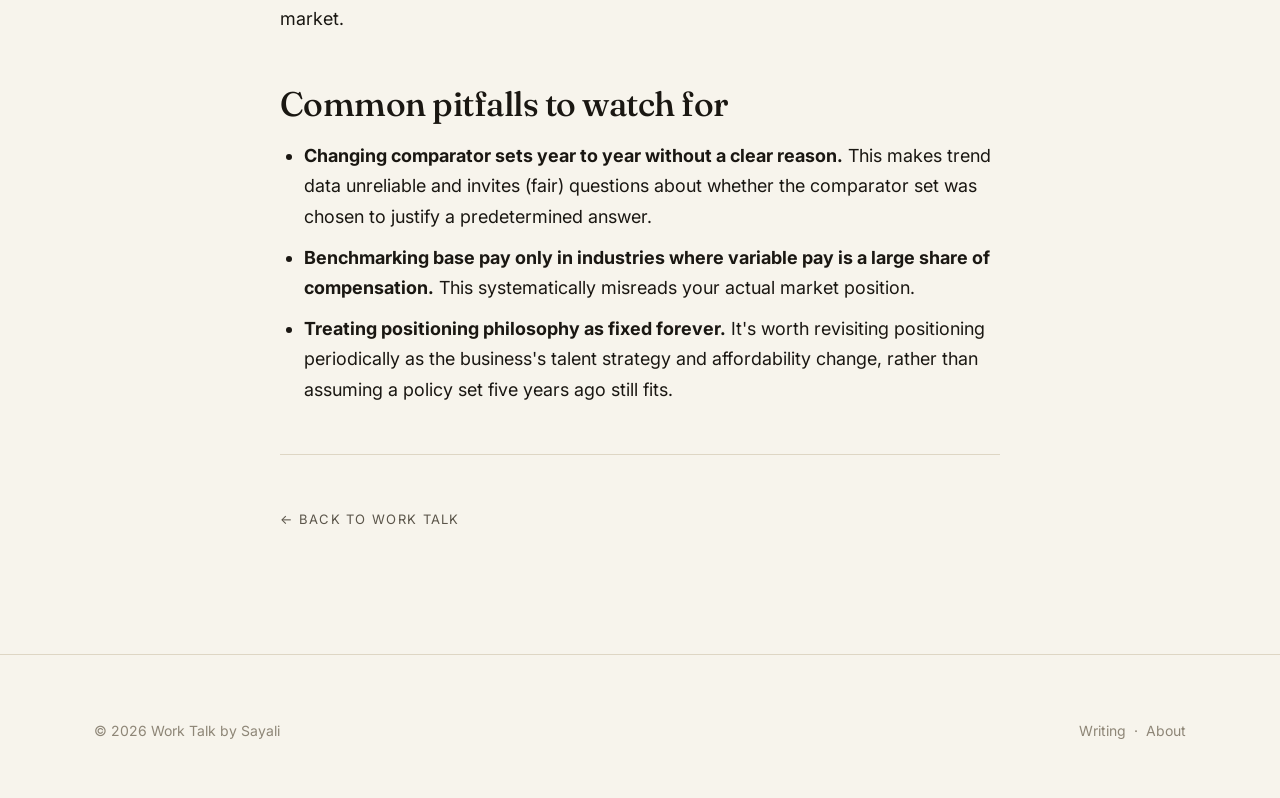
<file: posts/rewards-benchmarking.html>
<!DOCTYPE html>
<html lang="en">
<head>
<meta charset="UTF-8">
<meta name="viewport" content="width=device-width, initial-scale=1.0">
<title>How to Do Rewards Benchmarking the Right Way | Work Talk by Sayali</title>
<link rel="preconnect" href="https://fonts.googleapis.com">
<link rel="preconnect" href="https://fonts.gstatic.com" crossorigin>
<link href="https://fonts.googleapis.com/css2?family=Fraunces:ital,opsz,wght@0,9..144,300..600;1,9..144,300..500&family=Inter:wght@400;500;600&display=swap" rel="stylesheet">
<link rel="stylesheet" href="../css/style.css">
</head>
<body>

<header class="site-header">
  <div class="nav">
    <a class="brand" href="../index.html">Work Talk <em>by Sayali</em></a>
    <button class="nav-toggle" aria-label="Toggle menu" onclick="document.getElementById('menu').classList.toggle('open')">&#9776;</button>
    <ul id="menu">
      <li><a href="../index.html#chapters">Writing</a></li>
      <li><a href="../about.html">About</a></li>
    </ul>
  </div>
</header>

<article class="post wrap">
  <div class="post-hero">
    <a class="back-link" href="../index.html">← Back to Work Talk</a>
    <div class="accent-bar accent-3"></div>
    <div class="cat">Chapter 03 · Rewards &amp; Compensation</div>
    <h1>How to Do Rewards Benchmarking the Right Way</h1>
    <p class="meta">7 min read</p>
  </div>

  <div class="post-body">
    <p>"Let's benchmark our pay against the market" sounds like a simple ask. In practice, it involves a series of judgment calls — which companies count as your market, how you match your jobs to survey jobs, where you want to sit relative to that market, and how you turn a benchmarking report into an actual pay decision. Get these wrong and you end up with a benchmarking exercise that produces a number nobody quite trusts.</p>

    <h2>1. Get clear on your comparator set before you look at any data</h2>
    <p>The single biggest driver of your benchmarking result is which companies you compare yourself against — not the survey provider, not the methodology. A comparator set that's too broad (all companies in the country) will dilute meaningful comparisons; one that's too narrow (only direct competitors) may not have enough data points to be statistically reliable. A workable comparator set is usually defined along a few dimensions together: industry or sector, company size (revenue or headcount), and geography — and it's worth revisiting this set periodically as the business's real talent competitors shift, which they often do faster than people expect.</p>

    <h2>2. Job matching matters more than the survey you choose</h2>
    <p>Compensation surveys are only as good as the job matching behind them. Matching should be done based on the actual scope, level, and accountabilities of the role — not the job title. Two "Manager" titles in the same company can have very different scope, and matching them to the same survey benchmark will quietly distort your results. Where possible, use a consistent job leveling framework internally first, so that benchmarking is comparing like-for-like levels of accountability rather than titles that mean different things across teams.</p>

    <div class="callout">
      <strong>A common mistake:</strong> matching a role to the survey job with the closest-sounding title rather than the closest-matching scope. When in doubt, match on what the role is actually accountable for, not what it's called.
    </div>

    <h2>3. Decide your positioning philosophy before you see the numbers</h2>
    <p>Where you want to sit against the market — median (P50), above median (P60-P75), or a blend depending on role criticality — is a policy decision, not something that should be decided reactively once benchmarking data comes back. Organisations that skip this step tend to make positioning decisions role-by-role under pressure, which quietly erodes internal consistency and is hard to defend when employees compare notes. It's also common, and reasonable, to position differently by role criticality — for example, benchmarking hard-to-hire technical or leadership roles closer to P75 while positioning more readily available roles closer to P50.</p>

    <h2>4. Look at total rewards, not just base pay</h2>
    <p>A benchmarking exercise that only compares base salary can miss a large part of the real market position, especially where variable pay, equity, or benefits make up a meaningful share of total compensation in your industry. Where possible, benchmark total cash (base plus target variable pay) at minimum, and total rewards (including benefits and any equity) where the data allows — a role that looks underpaid on base alone may be well-positioned once variable pay is included, or vice versa.</p>

    <h2>5. Balance external competitiveness with internal equity</h2>
    <p>External market data tells you what the market pays; it doesn't tell you what's fair inside your own organisation. Adjusting pay purely to match external benchmarks, role by role, without checking internal equity can create situations where two employees doing comparably scoped work end up with very different pay simply because one role's external market moved more than the other's. Internal equity reviews — comparing pay across similar levels and roles within the organisation — should run alongside external benchmarking, not as an afterthought once external adjustments are already made.</p>

    <h2>6. Turn the report into decisions, not just a reference document</h2>
    <p>A benchmarking report that sits in a folder doesn't change anything. The useful output is a clear set of actions: which roles or levels are meaningfully out of line with your positioning philosophy, what the cost of closing those gaps would be, and a phased approach if closing them all in one cycle isn't affordable. Benchmarking works best as an input to the annual compensation review cycle, not as a standalone project disconnected from when pay decisions actually get made.</p>

    <h2>7. Refresh on a sensible cycle</h2>
    <p>Annual refreshes are standard for most roles, but fast-moving talent markets (certain technical or specialist roles, for instance) may need more frequent pulse checks rather than waiting for the next annual cycle to discover a role has drifted significantly below market.</p>

    <h2>Common pitfalls to watch for</h2>
    <ul>
      <li><strong>Changing comparator sets year to year without a clear reason.</strong> This makes trend data unreliable and invites (fair) questions about whether the comparator set was chosen to justify a predetermined answer.</li>
      <li><strong>Benchmarking base pay only in industries where variable pay is a large share of compensation.</strong> This systematically misreads your actual market position.</li>
      <li><strong>Treating positioning philosophy as fixed forever.</strong> It's worth revisiting positioning periodically as the business's talent strategy and affordability change, rather than assuming a policy set five years ago still fits.</li>
    </ul>

    <hr class="divider">
    <a class="back-link" href="../index.html">← Back to Work Talk</a>
  </div>
</article>

<footer class="site-footer">
  <div class="foot">
    <span>© 2026 Work Talk by Sayali</span>
    <span><a href="../index.html#chapters">Writing</a> &nbsp;·&nbsp; <a href="../about.html">About</a></span>
  </div>
</footer>

</body>
</html>
</file>
<file: css/style.css>
/* ============================================================
   Work Talk by Sayali
   Editorial Light — shared design system
   ============================================================ */

:root{
  --paper:#F7F4EC;
  --paper-2:#EFE9DC;
  --ink:#1A1712;
  --ink-soft:#5B554A;
  --muted:#8E8677;
  --line:#DED6C4;
  --clay:#B5502F;
  --clay-soft:#C97A57;
  --green:#2F4A3A;
  --plum:#3A3560;
  --max:1180px;
  --measure:720px;
}

*{box-sizing:border-box;margin:0;padding:0}
html{scroll-behavior:smooth}
body{
  background:var(--paper);
  color:var(--ink);
  font-family:'Inter',system-ui,-apple-system,sans-serif;
  font-size:17px;line-height:1.7;
  -webkit-font-smoothing:antialiased;
}
a{color:inherit;text-decoration:none}
img{max-width:100%;display:block}
h1,h2,h3,h4{font-family:'Fraunces',Georgia,serif;font-weight:500;line-height:1.08;letter-spacing:-0.015em}

.wrap{max-width:var(--max);margin:0 auto;padding:0 44px}

/* ---------- Header / Nav ---------- */
header.site-header{position:sticky;top:0;z-index:20;background:rgba(247,244,236,.85);backdrop-filter:blur(8px);border-bottom:1px solid var(--line)}
.nav{max-width:var(--max);margin:0 auto;padding:20px 44px;display:flex;align-items:center;justify-content:space-between}
.brand{font-family:'Fraunces',serif;font-size:21px;letter-spacing:.005em}
.brand em{font-style:italic;color:var(--clay)}
.nav ul{list-style:none;display:flex;gap:32px}
.nav ul a{font-size:13px;letter-spacing:.12em;text-transform:uppercase;color:var(--ink-soft)}
.nav ul a:hover{color:var(--clay)}
.nav-toggle{display:none;background:none;border:none;font-size:22px;color:var(--ink);cursor:pointer}

@media(max-width:760px){
  .nav{padding-left:24px;padding-right:24px;flex-wrap:wrap}
  .nav ul{display:none;width:100%}
  .nav ul.open{display:flex;flex-direction:column;gap:6px;padding-top:14px}
  .nav ul.open a{display:block;padding:6px 0}
  .nav-toggle{display:block}
}

/* ---------- Home: hero ---------- */
.hero{padding:104px 0 72px}
.kicker{font-size:12px;letter-spacing:.3em;text-transform:uppercase;color:var(--clay);margin-bottom:34px}
.hero h1{font-size:clamp(48px,9vw,120px);letter-spacing:-0.03em;font-weight:600}
.hero .sub{display:flex;justify-content:space-between;align-items:flex-end;gap:40px;margin-top:44px;flex-wrap:wrap;border-top:1px solid var(--line);padding-top:34px}
.hero .sub p{max-width:520px;font-size:19px;color:var(--ink-soft)}
.hero .sub .est{font-size:13px;letter-spacing:.16em;text-transform:uppercase;color:var(--muted);white-space:nowrap}

/* ---------- Home: chapters ---------- */
.chapters{padding:20px 0 40px}
.chapter{display:grid;grid-template-columns:1fr 1fr;gap:56px;align-items:center;padding:76px 0;border-top:1px solid var(--line)}
.chapter:nth-child(even) .art{order:2}
.chapter .lead .no{font-family:'Fraunces',serif;font-style:italic;font-size:22px;color:var(--clay);margin-bottom:16px}
.chapter .lead .cat{font-size:12px;letter-spacing:.16em;text-transform:uppercase;color:var(--muted);margin-bottom:18px}
.chapter .lead h2{font-size:clamp(30px,3.8vw,46px);margin-bottom:20px}
.chapter .lead p{color:var(--ink-soft);margin-bottom:24px;max-width:460px}
.chapter .lead .go{display:inline-flex;align-items:center;gap:10px;font-size:14px;letter-spacing:.06em;text-transform:uppercase;color:var(--ink);border-bottom:1px solid var(--ink);padding-bottom:4px}
.chapter .lead .go:hover{color:var(--clay);border-color:var(--clay)}

.art{height:360px;border-radius:6px;position:relative;overflow:hidden}
.art-1{background:linear-gradient(135deg,#B5502F,#7A3320)}
.art-2{background:linear-gradient(135deg,#2F4A3A,#16241C)}
.art-3{background:linear-gradient(135deg,#3A3560,#211E3B)}
.art .lbl{position:absolute;left:26px;bottom:22px;color:rgba(255,255,255,.9);font-family:'Fraunces',serif;font-style:italic;font-size:20px}
.art .g9{position:absolute;top:26px;right:26px;display:grid;grid-template-columns:repeat(3,26px);grid-template-rows:repeat(3,26px);gap:6px}
.art .g9 i{border:1px solid rgba(255,255,255,.35);border-radius:3px}
.art .g9 i.on{background:rgba(255,255,255,.9);border-color:transparent}
.art .rings{position:absolute;inset:0;background:
   radial-gradient(circle at 72% 30%, transparent 38px, rgba(255,255,255,.14) 39px 40px, transparent 41px),
   radial-gradient(circle at 72% 30%, transparent 68px, rgba(255,255,255,.10) 69px 70px, transparent 71px),
   radial-gradient(circle at 72% 30%, transparent 98px, rgba(255,255,255,.07) 99px 100px, transparent 101px)}

/* ---------- Statement band ---------- */
.band{padding:110px 0;border-top:1px solid var(--line)}
.band h2{font-size:clamp(30px,4.6vw,58px);max-width:940px}
.band h2 em{font-style:italic;color:var(--clay)}

/* ---------- Article / post ---------- */
article.post{padding:56px 0 90px}
.post-hero{max-width:var(--measure);margin:0 auto 44px}
.accent-bar{height:6px;width:64px;border-radius:3px;margin-bottom:30px}
.accent-1{background:var(--clay)}
.accent-2{background:var(--green)}
.accent-3{background:var(--plum)}
.post-hero .cat{font-size:12px;letter-spacing:.16em;text-transform:uppercase;color:var(--muted);margin-bottom:18px}
.post-hero h1{font-size:clamp(34px,5.2vw,58px);letter-spacing:-0.02em;margin-bottom:20px}
.post-hero .meta{color:var(--muted);font-size:14px;letter-spacing:.04em}
.back-link{display:inline-block;font-size:13px;letter-spacing:.1em;text-transform:uppercase;color:var(--ink-soft);margin-bottom:34px}
.back-link:hover{color:var(--clay)}

.post-body{max-width:var(--measure);margin:0 auto;font-size:18px}
.post-body p{margin-bottom:22px}
.post-body h2{font-size:clamp(24px,3.2vw,34px);margin:52px 0 18px}
.post-body h3{font-size:21px;color:var(--clay);margin:34px 0 12px}
.post-body ul,.post-body ol{margin:0 0 24px;padding-left:24px}
.post-body li{margin-bottom:10px}
.post-body strong{color:var(--ink)}
.callout{background:var(--paper-2);border-left:3px solid var(--clay);border-radius:6px;padding:22px 26px;margin:34px 0;color:var(--ink-soft)}
.callout strong{color:var(--ink)}
.divider{border:none;border-top:1px solid var(--line);margin:48px 0}

/* ---------- About ---------- */
.about{padding:96px 0 90px}
.about-inner{max-width:var(--measure);margin:0 auto}
.about h1{font-size:clamp(40px,6vw,76px);letter-spacing:-0.02em;margin-bottom:12px}
.about h1 em{font-style:italic;color:var(--clay)}
.about .lede{font-size:20px;color:var(--ink-soft);margin:24px 0 28px}
.about p{color:var(--ink-soft);margin-bottom:20px;font-size:18px}
.edit-note{margin-top:40px;padding:20px 24px;border:1px dashed var(--muted);border-radius:10px;color:var(--muted);font-size:14px}

/* ---------- Footer ---------- */
footer.site-footer{padding:64px 0 56px;border-top:1px solid var(--line)}
.foot{max-width:var(--max);margin:0 auto;padding:0 44px;display:flex;justify-content:space-between;flex-wrap:wrap;gap:18px;color:var(--muted);font-size:14px}
.foot a:hover{color:var(--clay)}

@media(max-width:760px){
  .wrap{padding-left:24px;padding-right:24px}
  .foot{padding-left:24px;padding-right:24px}
  .chapter{grid-template-columns:1fr;gap:28px}
  .chapter:nth-child(even) .art{order:0}
  .art{height:240px}
}
</file>
